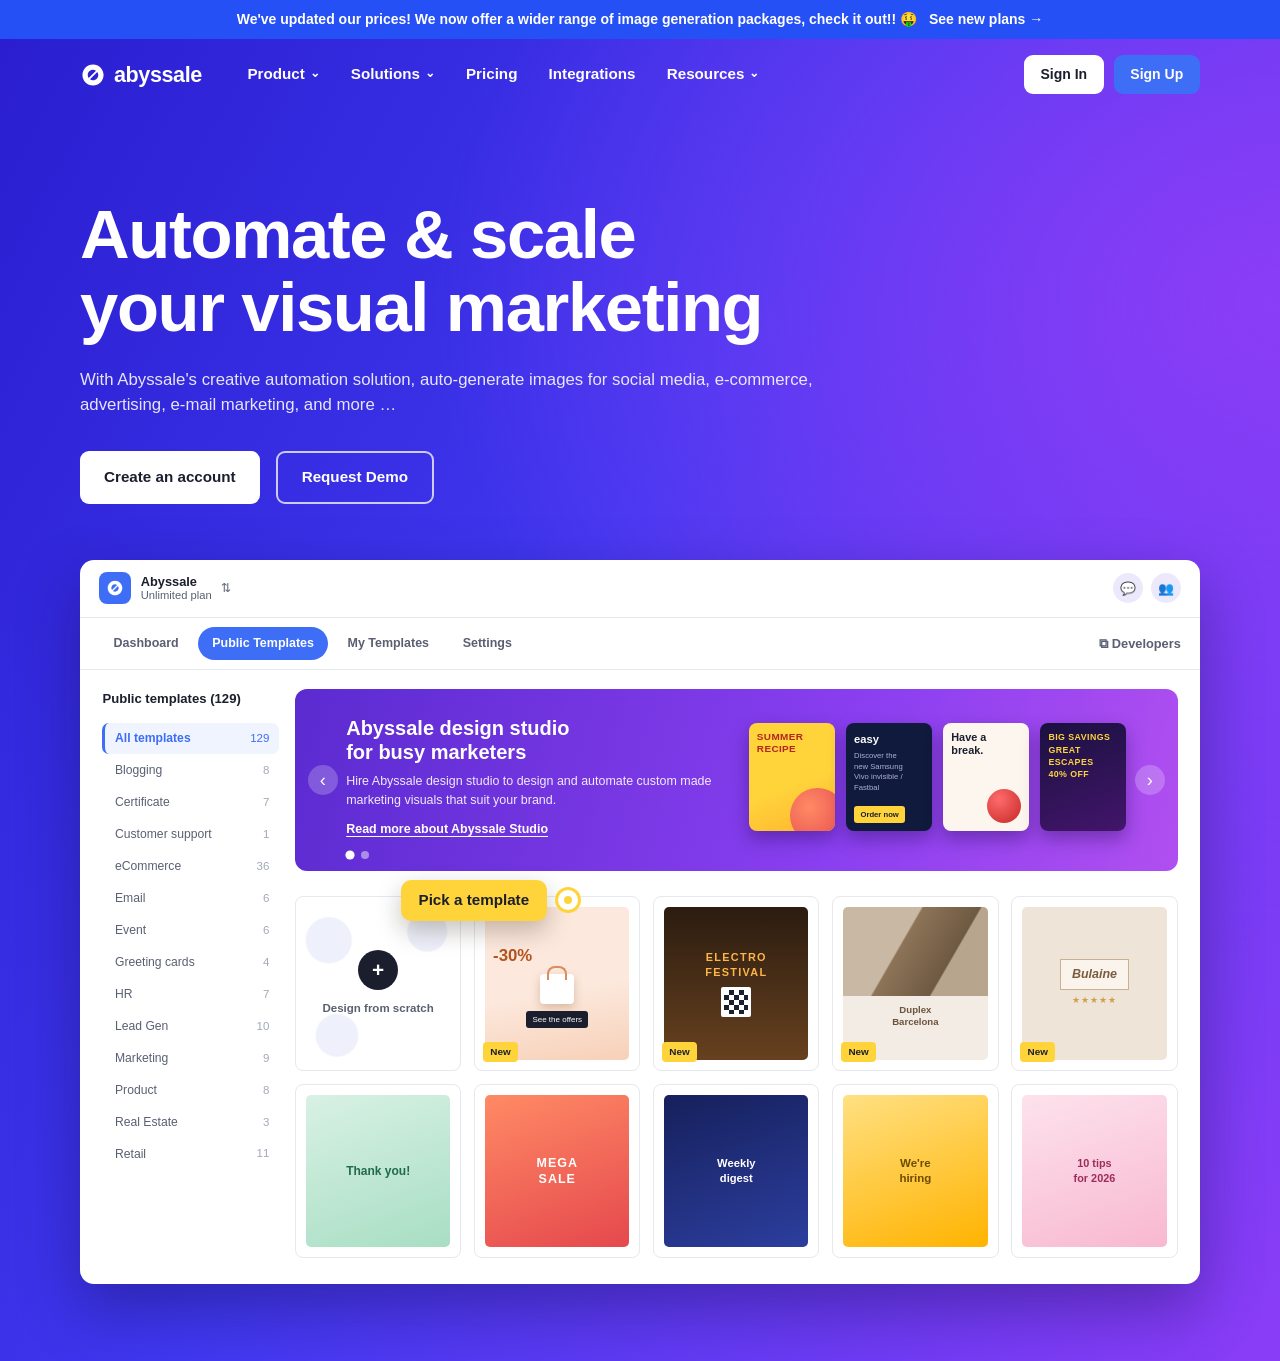
<file: case-studies/Tutos_Astuces_IA/demo-fable5-site/index.html>
<!DOCTYPE html>
<html lang="en">
<head>
<meta charset="UTF-8">
<meta name="viewport" content="width=device-width, initial-scale=1.0">
<title>Abyssale — Automate &amp; scale your visual marketing</title>
<meta name="description" content="Creative automation solution: auto-generate images for social media, e-commerce, advertising, e-mail marketing, and more.">
<link rel="stylesheet" href="styles.css">
</head>
<body>
<a class="skip-link" href="#main">Skip to content</a>

<!-- Announcement bar -->
<div class="announce" role="region" aria-label="Announcement">
  <p>We've updated our prices! We now offer a wider range of image generation packages, check it out!! <span aria-hidden="true">🤑</span>
    <a href="#pricing" class="announce-link">See new plans <span aria-hidden="true">→</span></a>
  </p>
</div>

<div class="gradient-wrap">

  <!-- Header / navigation -->
  <header class="site-header">
    <nav class="nav container" aria-label="Main navigation">
      <a href="#" class="logo" aria-label="Abyssale — home">
        <svg class="logo-mark" viewBox="0 0 32 32" aria-hidden="true" focusable="false">
          <path d="M16 3c7.2 0 13 5.8 13 13s-5.8 13-13 13S3 23.2 3 16 8.8 3 16 3zm0 6.5c-3.6 0-6.5 2.9-6.5 6.5 0 1.4.4 2.6 1.2 3.7l9-9A6.4 6.4 0 0 0 16 9.5zm5.3 2.8-9 9c1 .7 2.3 1.2 3.7 1.2 3.6 0 6.5-2.9 6.5-6.5 0-1.4-.4-2.6-1.2-3.7z" fill="currentColor"/>
        </svg>
        <span class="logo-text">abyssale</span>
      </a>

      <button class="hamburger" aria-expanded="false" aria-controls="nav-menu" aria-label="Open menu">
        <span class="hamburger-box" aria-hidden="true"><span class="hamburger-line"></span></span>
      </button>

      <div class="nav-menu" id="nav-menu">
        <ul class="nav-links">
          <li class="has-dropdown">
            <button class="nav-link" aria-expanded="false" aria-haspopup="true">Product <span class="chev" aria-hidden="true">⌄</span></button>
            <ul class="dropdown">
              <li><a href="#">Template editor</a></li>
              <li><a href="#">Image generation API</a></li>
              <li><a href="#">Bulk generation</a></li>
              <li><a href="#">Automation workflows</a></li>
            </ul>
          </li>
          <li class="has-dropdown">
            <button class="nav-link" aria-expanded="false" aria-haspopup="true">Solutions <span class="chev" aria-hidden="true">⌄</span></button>
            <ul class="dropdown">
              <li><a href="#">E-commerce</a></li>
              <li><a href="#">Social media</a></li>
              <li><a href="#">Advertising</a></li>
              <li><a href="#">E-mail marketing</a></li>
            </ul>
          </li>
          <li><a class="nav-link" href="#pricing">Pricing</a></li>
          <li><a class="nav-link" href="#integrations">Integrations</a></li>
          <li class="has-dropdown">
            <button class="nav-link" aria-expanded="false" aria-haspopup="true">Resources <span class="chev" aria-hidden="true">⌄</span></button>
            <ul class="dropdown">
              <li><a href="#">Blog</a></li>
              <li><a href="#">Help center</a></li>
              <li><a href="#">API documentation</a></li>
              <li><a href="#">Changelog</a></li>
            </ul>
          </li>
        </ul>
        <div class="nav-actions">
          <a href="#" class="btn btn-white btn-sm">Sign In</a>
          <button class="btn btn-blue btn-sm" data-open-modal>Sign Up</button>
        </div>
      </div>
    </nav>
  </header>

  <main id="main">
    <!-- Hero -->
    <section class="hero container" data-reveal>
      <h1 class="hero-title">Automate &amp; scale <br>your visual marketing</h1>
      <p class="hero-sub">With Abyssale's creative automation solution, auto-generate images for social&nbsp;media, e-commerce, advertising, e-mail marketing, and more&nbsp;…</p>
      <div class="hero-cta">
        <button class="btn btn-white" data-open-modal>Create an account</button>
        <button class="btn btn-outline" data-open-modal data-demo>Request Demo</button>
      </div>
    </section>

    <!-- App preview / dashboard mock -->
    <section class="app-preview container" data-reveal aria-label="Product preview: Abyssale dashboard">
      <div class="dash" role="img" aria-label="Screenshot of the Abyssale app: public templates gallery with category sidebar and design studio banner">
        <!-- Dash top bar -->
        <div class="dash-top">
          <div class="dash-brand">
            <span class="dash-brand-icon" aria-hidden="true">
              <svg viewBox="0 0 32 32" width="18" height="18"><path d="M16 3c7.2 0 13 5.8 13 13s-5.8 13-13 13S3 23.2 3 16 8.8 3 16 3zm0 6.5c-3.6 0-6.5 2.9-6.5 6.5 0 1.4.4 2.6 1.2 3.7l9-9A6.4 6.4 0 0 0 16 9.5zm5.3 2.8-9 9c1 .7 2.3 1.2 3.7 1.2 3.6 0 6.5-2.9 6.5-6.5 0-1.4-.4-2.6-1.2-3.7z" fill="#fff"/></svg>
            </span>
            <span class="dash-brand-text">Abyssale<small>Unlimited plan</small></span>
            <span class="dash-brand-caret" aria-hidden="true">⇅</span>
          </div>
          <div class="dash-top-icons" aria-hidden="true">
            <span class="dash-icon-btn">💬</span>
            <span class="dash-icon-btn">👥</span>
          </div>
        </div>

        <!-- Dash tabs -->
        <div class="dash-tabs">
          <div class="dash-tabs-left" role="tablist" aria-label="Dashboard sections">
            <button class="dash-tab" role="tab" aria-selected="false">Dashboard</button>
            <button class="dash-tab is-active" role="tab" aria-selected="true">Public Templates</button>
            <button class="dash-tab" role="tab" aria-selected="false">My Templates</button>
            <button class="dash-tab" role="tab" aria-selected="false">Settings</button>
          </div>
          <span class="dash-dev"><span aria-hidden="true">⧉</span> Developers</span>
        </div>

        <!-- Dash body -->
        <div class="dash-body">
          <!-- Sidebar -->
          <aside class="dash-side" aria-label="Template categories">
            <h2 class="dash-side-title">Public templates (<span id="cat-total">129</span>)</h2>
            <ul class="cat-list" id="cat-list">
              <li><button class="cat is-active" data-cat="all">All templates <span class="cat-n">129</span></button></li>
              <li><button class="cat" data-cat="blogging">Blogging <span class="cat-n">8</span></button></li>
              <li><button class="cat" data-cat="certificate">Certificate <span class="cat-n">7</span></button></li>
              <li><button class="cat" data-cat="support">Customer support <span class="cat-n">1</span></button></li>
              <li><button class="cat" data-cat="ecommerce">eCommerce <span class="cat-n">36</span></button></li>
              <li><button class="cat" data-cat="email">Email <span class="cat-n">6</span></button></li>
              <li><button class="cat" data-cat="event">Event <span class="cat-n">6</span></button></li>
              <li><button class="cat" data-cat="greeting">Greeting cards <span class="cat-n">4</span></button></li>
              <li><button class="cat" data-cat="hr">HR <span class="cat-n">7</span></button></li>
              <li><button class="cat" data-cat="leadgen">Lead Gen <span class="cat-n">10</span></button></li>
              <li><button class="cat" data-cat="marketing">Marketing <span class="cat-n">9</span></button></li>
              <li><button class="cat" data-cat="product">Product <span class="cat-n">8</span></button></li>
              <li><button class="cat" data-cat="realestate">Real Estate <span class="cat-n">3</span></button></li>
              <li><button class="cat" data-cat="retail">Retail <span class="cat-n">11</span></button></li>
            </ul>
          </aside>

          <!-- Main column -->
          <div class="dash-main">
            <!-- Studio banner / carousel -->
            <div class="studio" aria-roledescription="carousel" aria-label="Abyssale studio highlights">
              <button class="studio-arrow prev" aria-label="Previous slide">‹</button>
              <div class="studio-viewport">
                <div class="studio-slide is-active">
                  <div class="studio-copy">
                    <h3>Abyssale design studio<br>for busy marketers</h3>
                    <p>Hire Abyssale design studio to design and automate custom made marketing visuals that suit your brand.</p>
                    <a href="#" class="studio-link">Read more about Abyssale Studio</a>
                  </div>
                  <div class="studio-thumbs" aria-hidden="true">
                    <div class="mini mini-summer"><em>SUMMER<br>RECIPE</em><i class="mini-drink"></i></div>
                    <div class="mini mini-easy"><b>easy</b><span>Discover the<br>new Samsung<br>Vivo invisible /<br>Fastbal</span><i class="mini-cta">Order now</i></div>
                    <div class="mini mini-break"><b>Have a<br>break.</b><i class="mini-apple"></i></div>
                    <div class="mini mini-savings"><b>BIG SAVINGS<br>GREAT ESCAPES<br>40% OFF</b></div>
                  </div>
                </div>
                <div class="studio-slide">
                  <div class="studio-copy">
                    <h3>Generate 1000s of visuals<br>from a single template</h3>
                    <p>Connect your data and let Abyssale produce every banner size, language and variant automatically.</p>
                    <a href="#" class="studio-link">Discover bulk generation</a>
                  </div>
                  <div class="studio-thumbs" aria-hidden="true">
                    <div class="mini mini-easy"><b>sale</b><span>Up to 50% off<br>this weekend<br>only — shop<br>the drop</span><i class="mini-cta">Shop now</i></div>
                    <div class="mini mini-summer"><em>FRESH<br>JUICE</em><i class="mini-drink"></i></div>
                    <div class="mini mini-savings"><b>NEW ARRIVALS<br>SPRING EDIT<br>-30%</b></div>
                    <div class="mini mini-break"><b>Take a<br>look.</b><i class="mini-apple"></i></div>
                  </div>
                </div>
              </div>
              <button class="studio-arrow next" aria-label="Next slide">›</button>
              <div class="studio-dots" role="tablist" aria-label="Slides">
                <button class="dot is-active" role="tab" aria-selected="true" aria-label="Slide 1"></button>
                <button class="dot" role="tab" aria-selected="false" aria-label="Slide 2"></button>
              </div>
            </div>

            <!-- Template grid -->
            <div class="grid-wrap">
              <div class="callout" aria-hidden="true">
                <span class="callout-pill">Pick a template</span>
                <span class="callout-ring"><span></span></span>
              </div>
              <div class="tpl-grid" id="tpl-grid">
                <button class="tpl tpl-scratch" data-cat="all" aria-label="Design from scratch">
                  <span class="scratch-plus" aria-hidden="true">+</span>
                  <span class="scratch-label">Design from scratch</span>
                </button>
                <button class="tpl" data-cat="ecommerce" aria-label="Template: sale promotion, -30% offer">
                  <span class="tpl-art art-sale" aria-hidden="true"><b>-30%</b><i class="art-bag"></i><em>See the offers</em></span>
                  <span class="badge">New</span>
                </button>
                <button class="tpl" data-cat="event" aria-label="Template: Electro Festival poster with QR code">
                  <span class="tpl-art art-electro" aria-hidden="true"><b>ELECTRO<br>FESTIVAL</b><i class="art-qr"></i></span>
                  <span class="badge">New</span>
                </button>
                <button class="tpl" data-cat="realestate" aria-label="Template: interior design showcase">
                  <span class="tpl-art art-interior" aria-hidden="true"><span class="art-photo"></span><b>Duplex<br>Barcelona</b></span>
                  <span class="badge">New</span>
                </button>
                <button class="tpl" data-cat="marketing" aria-label="Template: Bulaine elegant product card">
                  <span class="tpl-art art-bulaine" aria-hidden="true"><b>Bulaine</b><i>★★★★★</i></span>
                  <span class="badge">New</span>
                </button>
                <button class="tpl" data-cat="greeting" aria-label="Template: mint greeting card">
                  <span class="tpl-art art-mint" aria-hidden="true"><b>Thank you!</b></span>
                </button>
                <button class="tpl" data-cat="retail" aria-label="Template: coral retail banner">
                  <span class="tpl-art art-coral" aria-hidden="true"><b>MEGA<br>SALE</b></span>
                </button>
                <button class="tpl" data-cat="email" aria-label="Template: newsletter header">
                  <span class="tpl-art art-navy" aria-hidden="true"><b>Weekly<br>digest</b></span>
                </button>
                <button class="tpl" data-cat="hr" aria-label="Template: we are hiring announcement">
                  <span class="tpl-art art-sun" aria-hidden="true"><b>We're<br>hiring</b></span>
                </button>
                <button class="tpl" data-cat="blogging" aria-label="Template: blog cover">
                  <span class="tpl-art art-blush" aria-hidden="true"><b>10 tips<br>for 2026</b></span>
                </button>
              </div>
              <p class="grid-empty" id="grid-empty" hidden>No templates in this category yet — try another one.</p>
            </div>
          </div>
        </div>
      </div>
    </section>
  </main>
</div>

<!-- Sign up / demo modal -->
<dialog class="modal" id="modal">
  <form class="modal-form" id="modal-form" novalidate>
    <button type="button" class="modal-close" aria-label="Close dialog">✕</button>
    <h2 class="modal-title" id="modal-title">Create your account</h2>
    <p class="modal-sub">Start automating your visual marketing in minutes.</p>

    <div class="field">
      <label for="f-name">Full name</label>
      <input id="f-name" name="name" type="text" autocomplete="name" placeholder="Jane Doe" required>
      <p class="field-error" aria-live="polite"></p>
    </div>
    <div class="field">
      <label for="f-email">Work e-mail</label>
      <input id="f-email" name="email" type="email" autocomplete="email" placeholder="jane@company.com" required>
      <p class="field-error" aria-live="polite"></p>
    </div>
    <div class="field">
      <label for="f-company">Company <span class="opt">(optional)</span></label>
      <input id="f-company" name="company" type="text" autocomplete="organization" placeholder="Acme Inc.">
      <p class="field-error" aria-live="polite"></p>
    </div>

    <button type="submit" class="btn btn-blue btn-full">Get started</button>
    <p class="modal-success" hidden>✅ Thanks! Check your inbox to confirm your address.</p>
  </form>
</dialog>

<script src="script.js"></script>
</body>
</html>
</file>
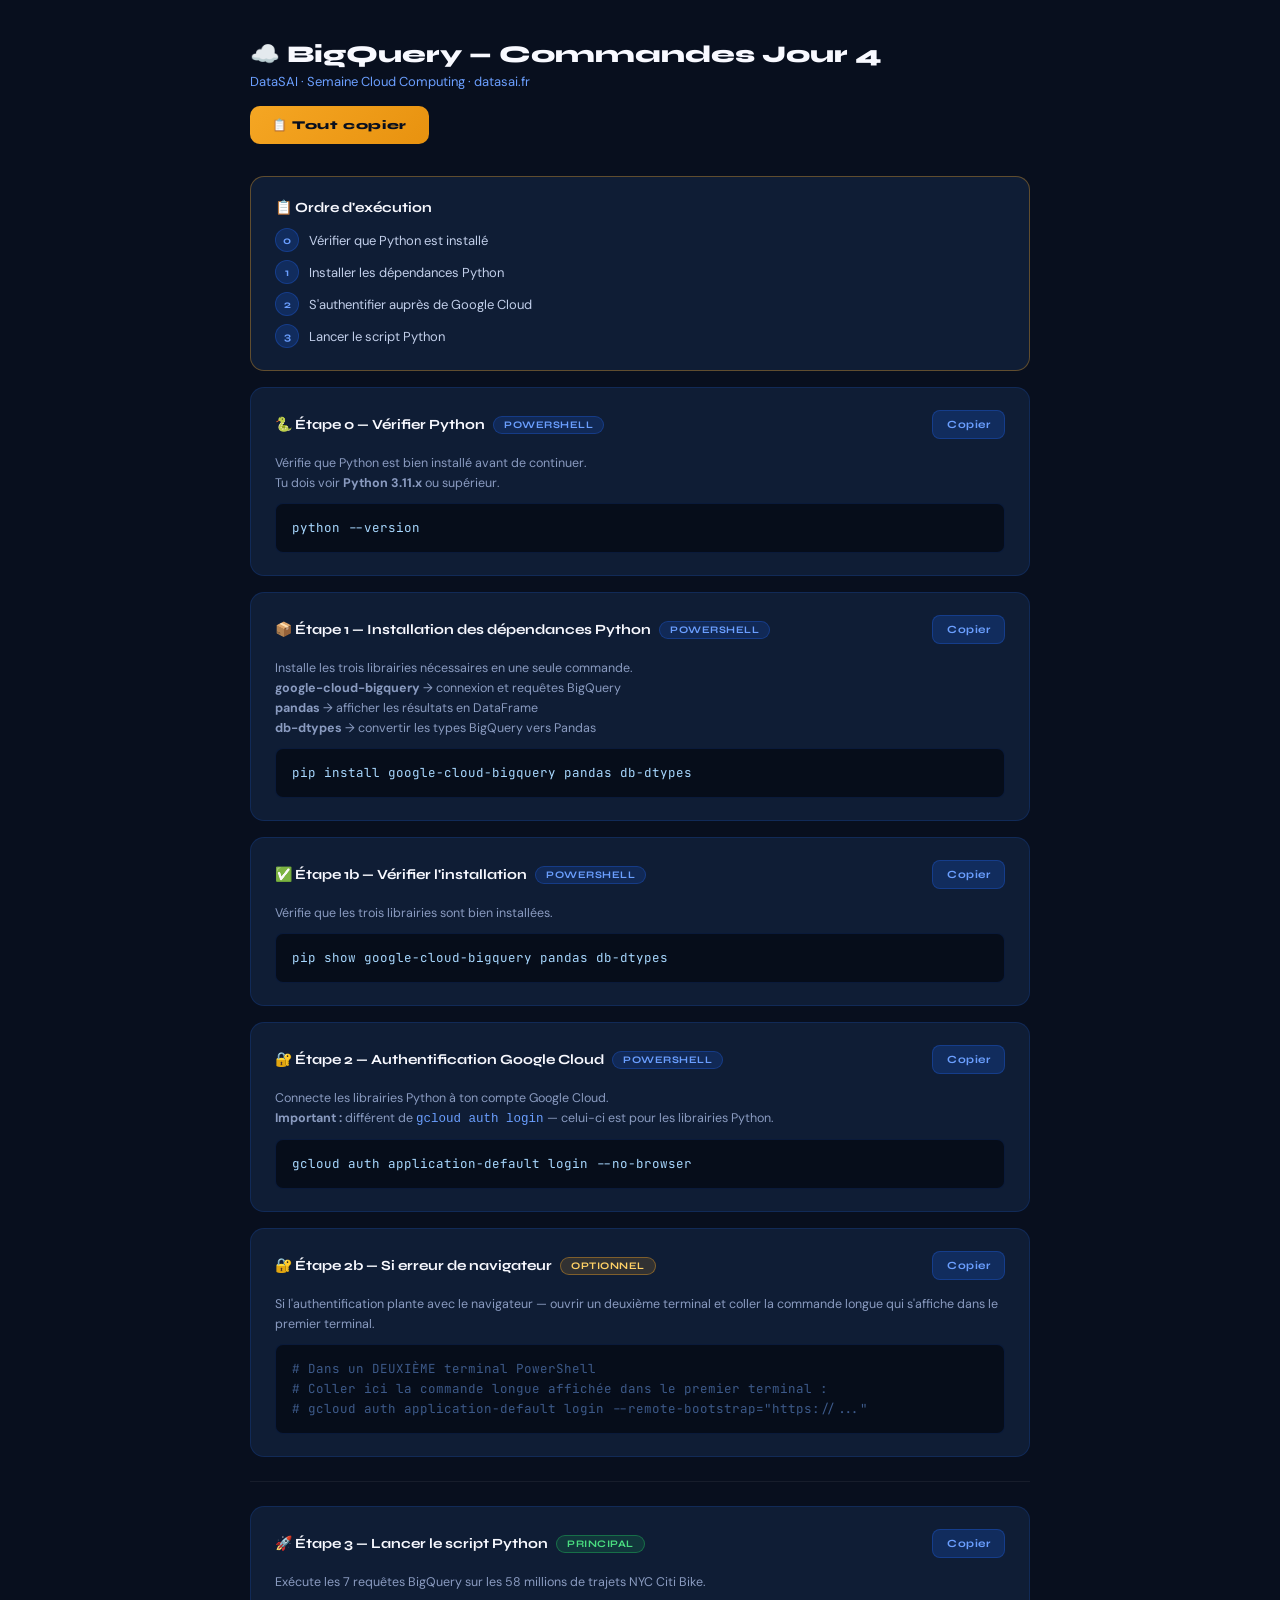
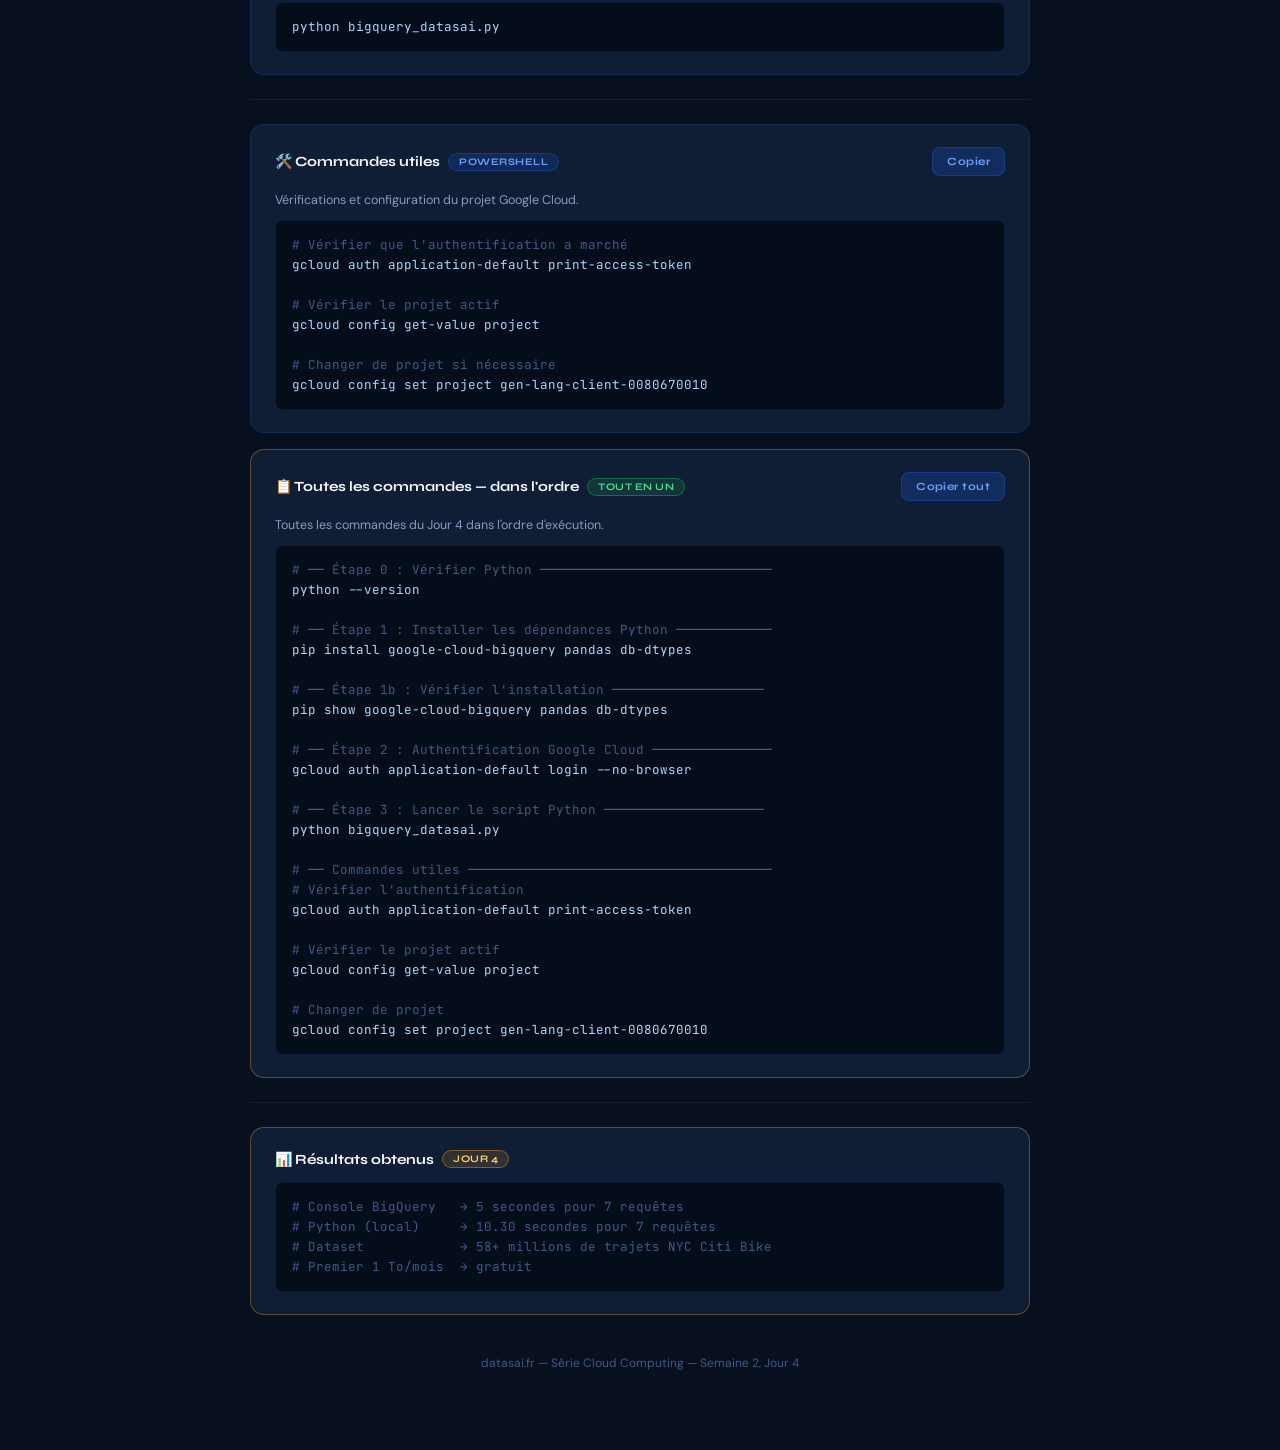
<file: case-studies/Cloud_computing/BigQuery_Datasai/Lignes_Commandes_VsCode.html>
<!DOCTYPE html>
<html lang="fr">
<head>
<meta charset="UTF-8"/>
<meta name="viewport" content="width=device-width, initial-scale=1.0"/>
<title>DataSAI — Commandes BigQuery Jour 4</title>
<link href="https://fonts.googleapis.com/css2?family=Syne:wght@400;600;700;800&family=DM+Sans:wght@300;400;500&family=JetBrains+Mono:wght@400;500&display=swap" rel="stylesheet"/>
<style>
*,*::before,*::after{box-sizing:border-box;margin:0;padding:0}

body{
  background:#080F1E;
  color:#F0F4FF;
  font-family:'DM Sans',sans-serif;
  min-height:100vh;
  padding:40px 20px 80px;
}
.wrap{max-width:780px;margin:0 auto}

.page-header{
  display:flex;
  align-items:flex-start;
  justify-content:space-between;
  margin-bottom:32px;
  flex-wrap:wrap;
  gap:16px;
}
.page-title h1{
  font-family:'Syne',sans-serif;
  font-weight:800;
  font-size:24px;
  color:#F8F9FF;
  margin-bottom:4px;
}
.page-title p{
  color:#6B9FFF;
  font-size:13px;
}

.copy-all-btn{
  background:linear-gradient(135deg,#F5A623,#E8920F);
  color:#080F1E;
  border:none;
  border-radius:10px;
  padding:12px 22px;
  font-family:'Syne',sans-serif;
  font-weight:800;
  font-size:12px;
  letter-spacing:0.05em;
  cursor:pointer;
  transition:opacity .2s, transform .15s;
  white-space:nowrap;
}
.copy-all-btn:hover{opacity:.85;transform:translateY(-1px)}
.copy-all-btn.copied{background:linear-gradient(135deg,#22C55E,#16A34A);color:#fff}

.section{
  background:#0F1D35;
  border:1px solid rgba(26,79,186,0.25);
  border-radius:14px;
  padding:22px 24px;
  margin-bottom:16px;
}
.section.highlight{
  border-color:rgba(245,166,35,0.35);
}

.section-header{
  display:flex;
  align-items:center;
  justify-content:space-between;
  margin-bottom:14px;
  gap:12px;
}
.section-label{
  font-family:'Syne',sans-serif;
  font-weight:700;
  font-size:14px;
  color:#F8F9FF;
  display:flex;
  align-items:center;
  gap:8px;
}
.badge{
  background:rgba(26,79,186,0.25);
  border:1px solid rgba(26,79,186,0.5);
  border-radius:20px;
  padding:2px 10px;
  font-size:10px;
  font-weight:700;
  color:#6B9FFF;
  letter-spacing:0.05em;
  text-transform:uppercase;
}
.badge.green{
  background:rgba(34,197,94,0.15);
  border-color:rgba(34,197,94,0.4);
  color:#4ADE80;
}
.badge.gold{
  background:rgba(245,166,35,0.15);
  border-color:rgba(245,166,35,0.4);
  color:#FFD166;
}

.copy-btn{
  background:rgba(26,79,186,0.3);
  border:1px solid rgba(26,79,186,0.5);
  color:#6B9FFF;
  border-radius:8px;
  padding:7px 14px;
  font-family:'Syne',sans-serif;
  font-weight:700;
  font-size:11px;
  letter-spacing:0.04em;
  cursor:pointer;
  transition:all .2s;
  white-space:nowrap;
}
.copy-btn:hover{background:rgba(26,79,186,0.5);color:#fff}
.copy-btn.copied{
  background:rgba(34,197,94,0.2);
  border-color:rgba(34,197,94,0.5);
  color:#4ADE80;
}

.desc{
  color:#8A9BC0;
  font-size:12.5px;
  margin-bottom:10px;
  line-height:1.6;
}

.code{
  background:#060D1A;
  border:1px solid rgba(26,79,186,0.2);
  border-radius:8px;
  padding:14px 16px;
  font-family:'JetBrains Mono',monospace;
  font-size:12.5px;
  color:#A8D8FF;
  white-space:pre-wrap;
  line-height:1.6;
}
.code .comment{color:#3D5A8A}

.divider{
  height:1px;
  background:rgba(255,255,255,0.06);
  margin:24px 0;
}

.order-list{
  display:flex;
  flex-direction:column;
  gap:8px;
  margin-top:6px;
}
.order-item{
  display:flex;
  align-items:center;
  gap:10px;
  font-size:13px;
  color:#C2CFEA;
}
.order-num{
  background:rgba(26,79,186,0.3);
  border:1px solid rgba(26,79,186,0.5);
  border-radius:50%;
  width:24px;
  height:24px;
  display:flex;
  align-items:center;
  justify-content:center;
  font-family:'Syne',sans-serif;
  font-weight:700;
  font-size:11px;
  color:#6B9FFF;
  flex-shrink:0;
}

footer{
  text-align:center;
  margin-top:40px;
  font-size:12px;
  color:#3D5A8A;
}
</style>
</head>
<body>
<div class="wrap">

  <div class="page-header">
    <div class="page-title">
      <h1>☁️ BigQuery — Commandes Jour 4</h1>
      <p>DataSAI · Semaine Cloud Computing · datasai.fr</p>
    </div>
    <button class="copy-all-btn" onclick="copyAll()">📋 Tout copier</button>
  </div>

  <div id="all-content">

  <!-- ORDRE D'EXÉCUTION -->
  <div class="section highlight">
    <div class="section-label">📋 Ordre d'exécution</div>
    <div class="order-list" style="margin-top:12px">
      <div class="order-item"><div class="order-num">0</div>Vérifier que Python est installé</div>
      <div class="order-item"><div class="order-num">1</div>Installer les dépendances Python</div>
      <div class="order-item"><div class="order-num">2</div>S'authentifier auprès de Google Cloud</div>
      <div class="order-item"><div class="order-num">3</div>Lancer le script Python</div>
    </div>
  </div>

  <!-- ÉTAPE 0 — Python -->
  <div class="section">
    <div class="section-header">
      <div class="section-label">
        <span>🐍 Étape 0 — Vérifier Python</span>
        <span class="badge">PowerShell</span>
      </div>
      <button class="copy-btn" onclick="copyBlock(this,'cmd-0')">Copier</button>
    </div>
    <div class="desc">
      Vérifie que Python est bien installé avant de continuer.<br>
      Tu dois voir <strong>Python 3.11.x</strong> ou supérieur.
    </div>
    <div class="code" id="cmd-0">python --version</div>
  </div>

  <!-- ÉTAPE 1 -->
  <div class="section">
    <div class="section-header">
      <div class="section-label">
        <span>📦 Étape 1 — Installation des dépendances Python</span>
        <span class="badge">PowerShell</span>
      </div>
      <button class="copy-btn" onclick="copyBlock(this,'cmd-1')">Copier</button>
    </div>
    <div class="desc">
      Installe les trois librairies nécessaires en une seule commande.<br>
      <strong>google-cloud-bigquery</strong> → connexion et requêtes BigQuery<br>
      <strong>pandas</strong> → afficher les résultats en DataFrame<br>
      <strong>db-dtypes</strong> → convertir les types BigQuery vers Pandas
    </div>
    <div class="code" id="cmd-1">pip install google-cloud-bigquery pandas db-dtypes</div>
  </div>

  <!-- ÉTAPE 1b — Vérification installation -->
  <div class="section">
    <div class="section-header">
      <div class="section-label">
        <span>✅ Étape 1b — Vérifier l'installation</span>
        <span class="badge">PowerShell</span>
      </div>
      <button class="copy-btn" onclick="copyBlock(this,'cmd-1b')">Copier</button>
    </div>
    <div class="desc">
      Vérifie que les trois librairies sont bien installées.
    </div>
    <div class="code" id="cmd-1b">pip show google-cloud-bigquery pandas db-dtypes</div>
  </div>

  <!-- ÉTAPE 2 -->
  <div class="section">
    <div class="section-header">
      <div class="section-label">
        <span>🔐 Étape 2 — Authentification Google Cloud</span>
        <span class="badge">PowerShell</span>
      </div>
      <button class="copy-btn" onclick="copyBlock(this,'cmd-2')">Copier</button>
    </div>
    <div class="desc">
      Connecte les librairies Python à ton compte Google Cloud.<br>
      <strong>Important :</strong> différent de <code style="color:#6B9FFF">gcloud auth login</code> — celui-ci est pour les librairies Python.
    </div>
    <div class="code" id="cmd-2">gcloud auth application-default login --no-browser</div>
  </div>

  <!-- ÉTAPE 2b -->
  <div class="section">
    <div class="section-header">
      <div class="section-label">
        <span>🔐 Étape 2b — Si erreur de navigateur</span>
        <span class="badge gold">Optionnel</span>
      </div>
      <button class="copy-btn" onclick="copyBlock(this,'cmd-2b')">Copier</button>
    </div>
    <div class="desc">
      Si l'authentification plante avec le navigateur — ouvrir un deuxième terminal
      et coller la commande longue qui s'affiche dans le premier terminal.
    </div>
    <div class="code" id="cmd-2b"><span class="comment"># Dans un DEUXIÈME terminal PowerShell</span>
<span class="comment"># Coller ici la commande longue affichée dans le premier terminal :</span>
<span class="comment"># gcloud auth application-default login --remote-bootstrap="https://..."</span></div>
  </div>

  <div class="divider"></div>

  <!-- ÉTAPE 3 -->
  <div class="section">
    <div class="section-header">
      <div class="section-label">
        <span>🚀 Étape 3 — Lancer le script Python</span>
        <span class="badge green">Principal</span>
      </div>
      <button class="copy-btn" onclick="copyBlock(this,'cmd-3')">Copier</button>
    </div>
    <div class="desc">
      Exécute les 7 requêtes BigQuery sur les 58 millions de trajets NYC Citi Bike.
    </div>
    <div class="code" id="cmd-3">python bigquery_datasai.py</div>
  </div>

  <div class="divider"></div>

  <!-- COMMANDES UTILES -->
  <div class="section">
    <div class="section-header">
      <div class="section-label">
        <span>🛠️ Commandes utiles</span>
        <span class="badge">PowerShell</span>
      </div>
      <button class="copy-btn" onclick="copyBlock(this,'cmd-4')">Copier</button>
    </div>
    <div class="desc">Vérifications et configuration du projet Google Cloud.</div>
    <div class="code" id="cmd-4"><span class="comment"># Vérifier que l'authentification a marché</span>
gcloud auth application-default print-access-token

<span class="comment"># Vérifier le projet actif</span>
gcloud config get-value project

<span class="comment"># Changer de projet si nécessaire</span>
gcloud config set project gen-lang-client-0080670010</div>
  </div>

  <!-- TOUTES LES COMMANDES EN UNE BOÎTE -->
  <div class="section highlight">
    <div class="section-header">
      <div class="section-label">
        <span>📋 Toutes les commandes — dans l'ordre</span>
        <span class="badge green">Tout en un</span>
      </div>
      <button class="copy-btn" onclick="copyBlock(this,'cmd-all')">Copier tout</button>
    </div>
    <div class="desc">Toutes les commandes du Jour 4 dans l'ordre d'exécution.</div>
    <div class="code" id="cmd-all"><span class="comment"># ── Étape 0 : Vérifier Python ─────────────────────────────</span>
python --version

<span class="comment"># ── Étape 1 : Installer les dépendances Python ────────────</span>
pip install google-cloud-bigquery pandas db-dtypes

<span class="comment"># ── Étape 1b : Vérifier l'installation ───────────────────</span>
pip show google-cloud-bigquery pandas db-dtypes

<span class="comment"># ── Étape 2 : Authentification Google Cloud ───────────────</span>
gcloud auth application-default login --no-browser

<span class="comment"># ── Étape 3 : Lancer le script Python ────────────────────</span>
python bigquery_datasai.py

<span class="comment"># ── Commandes utiles ──────────────────────────────────────</span>
<span class="comment"># Vérifier l'authentification</span>
gcloud auth application-default print-access-token

<span class="comment"># Vérifier le projet actif</span>
gcloud config get-value project

<span class="comment"># Changer de projet</span>
gcloud config set project gen-lang-client-0080670010</div>
  </div>

  <div class="divider"></div>

  <!-- RÉSULTATS -->
  <div class="section highlight">
    <div class="section-header">
      <div class="section-label">
        <span>📊 Résultats obtenus</span>
        <span class="badge gold">Jour 4</span>
      </div>
    </div>
    <div class="code"><span class="comment"># Console BigQuery   → 5 secondes pour 7 requêtes</span>
<span class="comment"># Python (local)     → 10.30 secondes pour 7 requêtes</span>
<span class="comment"># Dataset            → 58+ millions de trajets NYC Citi Bike</span>
<span class="comment"># Premier 1 To/mois  → gratuit</span></div>
  </div>

  </div><!-- end all-content -->

  <footer>datasai.fr — Série Cloud Computing — Semaine 2, Jour 4</footer>

</div>

<script>
function copyBlock(btn, id) {
  const text = document.getElementById(id).innerText;
  navigator.clipboard.writeText(text).then(() => {
    const orig = btn.textContent;
    btn.textContent = '✅ Copié';
    btn.classList.add('copied');
    setTimeout(() => {
      btn.textContent = orig;
      btn.classList.remove('copied');
    }, 2000);
  });
}

function copyAll() {
  const text = document.getElementById('all-content').innerText;
  navigator.clipboard.writeText(text).then(() => {
    const btn = document.querySelector('.copy-all-btn');
    btn.textContent = '✅ Tout copié !';
    btn.classList.add('copied');
    setTimeout(() => {
      btn.textContent = '📋 Tout copier';
      btn.classList.remove('copied');
    }, 2500);
  });
}
</script>
</body>
</html>
</file>
<file: case-studies/Tutos_Astuces_IA/demo-fable5-site/styles.css>
/* ============================================================
   Abyssale landing — reconstruction (no external dependencies)
   ============================================================ */

:root {
  /* Palette extracted from the reference screenshot */
  --announce-blue: #2450f5;
  --grad-1: #2a1ed0;        /* deep royal blue (top-left) */
  --grad-2: #4038f0;        /* mid blue */
  --grad-3: #8b3df6;        /* violet (right / bottom) */
  --btn-blue: #3e6df6;      /* Sign Up pill */
  --accent-yellow: #ffd43b; /* badges + callout */
  --ink: #1b1f2d;           /* near-black text on white */
  --ink-soft: #5a6072;
  --line: #e6e8f0;
  --panel: #ffffff;
  --panel-soft: #f6f7fb;
  --studio-1: #5b2bd0;
  --studio-2: #8a3ff0;
  --radius: 12px;
  --shadow-lg: 0 24px 60px rgba(15, 10, 60, .35);
  --font: -apple-system, BlinkMacSystemFont, "Segoe UI", Roboto, "Helvetica Neue", Arial, sans-serif;
}

* { margin: 0; padding: 0; box-sizing: border-box; }

html { scroll-behavior: smooth; }

body {
  font-family: var(--font);
  color: var(--ink);
  background: var(--grad-1);
  -webkit-font-smoothing: antialiased;
  line-height: 1.5;
}

img, svg { display: block; max-width: 100%; }
button { font: inherit; color: inherit; background: none; border: 0; cursor: pointer; }
a { color: inherit; }
ul { list-style: none; }

.container { width: min(1120px, 100% - 2.5rem); margin-inline: auto; }

/* Accessible skip link */
.skip-link {
  position: absolute; left: -999px; top: 0; z-index: 100;
  background: #fff; color: var(--ink); padding: .6rem 1rem; border-radius: 0 0 8px 0;
  font-weight: 600; text-decoration: none;
}
.skip-link:focus { left: 0; }

:focus-visible { outline: 3px solid var(--accent-yellow); outline-offset: 2px; }

/* ============ Announcement bar ============ */
.announce {
  background: var(--announce-blue);
  color: #fff;
  text-align: center;
  padding: .55rem 1rem;
  font-size: .875rem;
  font-weight: 600;
}
.announce-link {
  margin-left: .5rem;
  font-weight: 700;
  text-decoration: none;
  white-space: nowrap;
  border-bottom: 1px solid transparent;
  transition: border-color .2s ease;
}
.announce-link:hover, .announce-link:focus-visible { border-bottom-color: #fff; }

/* ============ Gradient background ============ */
.gradient-wrap {
  background:
    radial-gradient(120% 90% at 100% 20%, var(--grad-3) 0%, transparent 55%),
    linear-gradient(118deg, var(--grad-1) 0%, var(--grad-2) 45%, var(--grad-3) 100%);
  padding-bottom: clamp(2rem, 6vw, 5rem);
  overflow: hidden;
}

/* ============ Header / nav ============ */
.site-header { position: relative; z-index: 20; padding: 1rem 0; }

.nav { display: flex; align-items: center; gap: 2rem; }

.logo {
  display: inline-flex; align-items: center; gap: .5rem;
  color: #fff; text-decoration: none;
}
.logo-mark { width: 26px; height: 26px; }
.logo-text { font-size: 1.35rem; font-weight: 800; letter-spacing: -.02em; }

.nav-menu { display: flex; align-items: center; flex: 1; gap: 2rem; }

.nav-links { display: flex; align-items: center; gap: .25rem; }

.nav-link {
  display: inline-flex; align-items: center; gap: .3rem;
  color: #fff; text-decoration: none;
  font-size: .95rem; font-weight: 600;
  padding: .55rem .85rem; border-radius: 8px;
  transition: background-color .2s ease;
}
.nav-link:hover { background: rgba(255, 255, 255, .14); }
.chev { font-size: .8em; transform: translateY(-2px); transition: transform .2s ease; }

.has-dropdown { position: relative; }
.has-dropdown.open > .nav-link .chev { transform: translateY(-2px) rotate(180deg); }

.dropdown {
  position: absolute; top: calc(100% + .4rem); left: 0; min-width: 220px;
  background: #fff; color: var(--ink);
  border-radius: 10px; padding: .5rem;
  box-shadow: 0 18px 40px rgba(10, 8, 50, .25);
  opacity: 0; visibility: hidden; transform: translateY(6px);
  transition: opacity .2s ease, transform .2s ease, visibility .2s;
}
.has-dropdown:hover > .dropdown,
.has-dropdown:focus-within > .dropdown,
.has-dropdown.open > .dropdown { opacity: 1; visibility: visible; transform: translateY(0); }
.dropdown a {
  display: block; padding: .55rem .75rem; border-radius: 7px;
  font-size: .9rem; font-weight: 500; text-decoration: none;
  transition: background-color .15s ease;
}
.dropdown a:hover { background: var(--panel-soft); }

.nav-actions { display: flex; align-items: center; gap: .6rem; margin-left: auto; }

/* Buttons */
.btn {
  display: inline-flex; align-items: center; justify-content: center;
  font-weight: 700; font-size: .95rem;
  border-radius: 9px; padding: .8rem 1.5rem;
  text-decoration: none;
  transition: transform .15s ease, box-shadow .2s ease, background-color .2s ease, color .2s ease;
}
.btn:hover { transform: translateY(-2px); box-shadow: 0 10px 22px rgba(6, 4, 40, .28); }
.btn:active { transform: translateY(0); }
.btn-sm { padding: .55rem 1.05rem; font-size: .875rem; }
.btn-white { background: #fff; color: var(--ink); }
.btn-blue { background: var(--btn-blue); color: #fff; }
.btn-blue:hover { background: #2f5ceb; }
.btn-outline { background: transparent; color: #fff; border: 2px solid rgba(255, 255, 255, .75); }
.btn-outline:hover { border-color: #fff; background: rgba(255, 255, 255, .1); }
.btn-full { width: 100%; }

/* Hamburger (hidden on desktop) */
.hamburger { display: none; margin-left: auto; padding: .5rem; border-radius: 8px; }
.hamburger-box { display: block; width: 24px; height: 18px; position: relative; }
.hamburger-line,
.hamburger-line::before,
.hamburger-line::after {
  content: ""; position: absolute; left: 0; width: 100%; height: 2.5px;
  background: #fff; border-radius: 2px; transition: transform .25s ease, opacity .2s ease, top .25s ease;
}
.hamburger-line { top: 8px; }
.hamburger-line::before { top: -8px; }
.hamburger-line::after { top: 8px; }
.hamburger[aria-expanded="true"] .hamburger-line { background: transparent; }
.hamburger[aria-expanded="true"] .hamburger-line::before { top: 0; transform: rotate(45deg); }
.hamburger[aria-expanded="true"] .hamburger-line::after { top: 0; transform: rotate(-45deg); }

/* ============ Hero ============ */
.hero { padding: clamp(2.5rem, 7vw, 5.5rem) 0 clamp(2rem, 5vw, 3.5rem); color: #fff; }

.hero-title {
  font-size: clamp(2.3rem, 6.2vw, 4.3rem);
  font-weight: 800;
  line-height: 1.06;
  letter-spacing: -.02em;
  margin-bottom: 1.4rem;
}

.hero-sub {
  max-width: 46rem;
  font-size: clamp(.95rem, 1.4vw, 1.05rem);
  color: rgba(255, 255, 255, .88);
  margin-bottom: 2.1rem;
}

.hero-cta { display: flex; flex-wrap: wrap; gap: 1rem; }

/* ============ Dashboard mock ============ */
.app-preview { position: relative; z-index: 5; }

.dash {
  background: var(--panel);
  border-radius: 14px;
  box-shadow: var(--shadow-lg);
  overflow: hidden;
  font-size: .8rem;
}

/* top bar */
.dash-top {
  display: flex; align-items: center; justify-content: space-between;
  padding: .8rem 1.2rem; border-bottom: 1px solid var(--line);
}
.dash-brand { display: flex; align-items: center; gap: .6rem; }
.dash-brand-icon {
  width: 32px; height: 32px; border-radius: 8px;
  background: var(--btn-blue);
  display: grid; place-items: center;
}
.dash-brand-text { font-weight: 700; line-height: 1.2; display: flex; flex-direction: column; }
.dash-brand-text small { font-weight: 500; color: var(--ink-soft); font-size: .7rem; }
.dash-brand-caret { color: var(--ink-soft); font-size: .75rem; }
.dash-top-icons { display: flex; gap: .5rem; }
.dash-icon-btn {
  width: 30px; height: 30px; border-radius: 50%;
  background: #ece9fd; display: grid; place-items: center; font-size: .8rem;
}

/* tabs */
.dash-tabs {
  display: flex; align-items: center; justify-content: space-between;
  padding: .55rem 1.2rem; border-bottom: 1px solid var(--line);
  gap: 1rem;
}
.dash-tabs-left { display: flex; gap: .3rem; overflow-x: auto; }
.dash-tab {
  padding: .45rem .9rem; border-radius: 999px;
  font-size: .78rem; font-weight: 600; color: var(--ink-soft);
  white-space: nowrap;
  transition: background-color .2s ease, color .2s ease;
}
.dash-tab:hover { background: var(--panel-soft); color: var(--ink); }
.dash-tab.is-active { background: var(--btn-blue); color: #fff; }
.dash-dev { color: var(--ink-soft); font-weight: 600; white-space: nowrap; }

/* body layout */
.dash-body { display: flex; }

.dash-side { width: 215px; flex-shrink: 0; padding: 1.2rem 1rem 1.2rem 1.4rem; }
.dash-side-title { font-size: .82rem; font-weight: 700; margin-bottom: .9rem; }

.cat-list { display: flex; flex-direction: column; gap: .1rem; }
.cat {
  display: flex; justify-content: space-between; align-items: center; width: 100%;
  padding: .38rem .6rem; border-radius: 7px; border-left: 3px solid transparent;
  font-size: .76rem; color: var(--ink-soft); text-align: left;
  transition: background-color .15s ease, color .15s ease;
}
.cat:hover { background: var(--panel-soft); color: var(--ink); }
.cat.is-active { color: var(--btn-blue); font-weight: 700; border-left-color: var(--btn-blue); background: #f0f4ff; }
.cat-n { color: #a2a8ba; font-weight: 500; font-size: .72rem; }
.cat.is-active .cat-n { color: var(--btn-blue); }

.dash-main { flex: 1; min-width: 0; padding: 1.2rem 1.4rem 1.6rem 0; }

/* ============ Studio banner / carousel ============ */
.studio {
  position: relative;
  background: linear-gradient(105deg, var(--studio-1) 0%, var(--studio-2) 62%, #b04ff0 100%);
  border-radius: 12px;
  color: #fff;
  padding: 1.4rem 3.2rem 1.7rem;
  overflow: hidden;
}
.studio-viewport { position: relative; min-height: 132px; }
.studio-slide {
  position: absolute; inset: 0;
  display: flex; align-items: center; justify-content: space-between; gap: 1.5rem;
  opacity: 0; transform: translateX(24px); pointer-events: none;
  transition: opacity .4s ease, transform .4s ease;
}
.studio-slide.is-active { opacity: 1; transform: translateX(0); pointer-events: auto; }

.studio-copy h3 { font-size: 1.25rem; font-weight: 800; line-height: 1.2; margin-bottom: .5rem; }
.studio-copy p { font-size: .78rem; max-width: 30rem; color: rgba(255,255,255,.9); margin-bottom: .6rem; }
.studio-link {
  font-size: .78rem; font-weight: 700; color: #fff;
  text-underline-offset: 3px;
  transition: opacity .2s ease;
}
.studio-link:hover { opacity: .8; }

.studio-arrow {
  position: absolute; top: 50%; transform: translateY(-50%); z-index: 3;
  width: 30px; height: 30px; border-radius: 50%;
  background: rgba(255, 255, 255, .22); color: #fff;
  font-size: 1.15rem; line-height: 1;
  display: grid; place-items: center;
  transition: background-color .2s ease;
}
.studio-arrow:hover { background: rgba(255, 255, 255, .4); }
.studio-arrow.prev { left: .8rem; }
.studio-arrow.next { right: .8rem; }

.studio-dots { position: absolute; bottom: .7rem; left: 3.2rem; display: flex; gap: .4rem; }
.dot {
  width: 8px; height: 8px; border-radius: 50%;
  background: rgba(255, 255, 255, .45);
  transition: background-color .2s ease, transform .2s ease;
}
.dot.is-active { background: #fff; transform: scale(1.15); }

/* mini ad thumbnails inside banner */
.studio-thumbs { display: flex; gap: .7rem; align-items: center; flex-shrink: 0; }
.mini {
  width: 86px; height: 108px; border-radius: 8px; overflow: hidden;
  position: relative; flex-shrink: 0;
  box-shadow: 0 8px 18px rgba(20, 5, 60, .35);
  font-size: .5rem;
}
.mini b, .mini em { position: relative; z-index: 2; display: block; }

.mini-summer { background: linear-gradient(160deg, #ffd43b 55%, #ffb52e); color: #b3261e; padding: .5rem; }
.mini-summer em { font-style: normal; font-weight: 800; font-size: .62rem; line-height: 1.15; letter-spacing: .04em; }
.mini-drink {
  position: absolute; bottom: -12px; right: -10px; width: 55px; height: 55px; border-radius: 50%;
  background: radial-gradient(circle at 35% 35%, #ff8a65, #e5484d);
}
.mini-easy { background: #101a3c; color: #fff; padding: .5rem; }
.mini-easy b { font-size: .7rem; margin-bottom: .2rem; }
.mini-easy span { display: block; font-size: .48rem; color: #aab3d8; line-height: 1.35; }
.mini-cta {
  position: absolute; bottom: .5rem; left: .5rem;
  background: var(--accent-yellow); color: #1b1f2d;
  font-style: normal; font-weight: 700; font-size: .48rem;
  padding: .18rem .4rem; border-radius: 3px;
}
.mini-break { background: #fdf6ef; color: #1b1f2d; padding: .5rem; }
.mini-break b { font-size: .68rem; font-weight: 800; line-height: 1.15; }
.mini-apple {
  position: absolute; bottom: 8px; right: 8px; width: 34px; height: 34px; border-radius: 50%;
  background: radial-gradient(circle at 35% 30%, #ff6b6b, #c62828);
}
.mini-savings { background: linear-gradient(160deg, #1a1140, #43156b); color: #ffd43b; padding: .5rem; }
.mini-savings b { font-size: .55rem; line-height: 1.4; letter-spacing: .05em; }

/* ============ Template grid ============ */
.grid-wrap { position: relative; margin-top: 1.6rem; }

.callout {
  position: absolute; top: -16px; left: clamp(0px, 12%, 130px); z-index: 6;
  display: flex; align-items: center; gap: .55rem;
  animation: float 3s ease-in-out infinite;
}
.callout-pill {
  background: var(--accent-yellow); color: #1b1f2d;
  font-weight: 800; font-size: .95rem;
  padding: .55rem 1.1rem; border-radius: 10px;
  box-shadow: 0 10px 24px rgba(30, 20, 0, .25);
}
.callout-ring {
  width: 26px; height: 26px; border-radius: 50%;
  border: 3px solid var(--accent-yellow);
  display: grid; place-items: center; background: #fff;
}
.callout-ring span { width: 8px; height: 8px; border-radius: 50%; background: var(--accent-yellow); }

@keyframes float {
  0%, 100% { transform: translateY(0); }
  50% { transform: translateY(-5px); }
}

.tpl-grid {
  display: grid;
  grid-template-columns: repeat(5, 1fr);
  gap: .8rem;
}

.tpl {
  position: relative;
  aspect-ratio: 1 / 1.05;
  border: 1px solid var(--line);
  border-radius: 8px;
  background: #fff;
  overflow: hidden;
  padding: 0;
  transition: transform .2s ease, box-shadow .2s ease, border-color .2s ease;
}
.tpl:hover { transform: translateY(-4px); box-shadow: 0 14px 30px rgba(20, 15, 80, .14); border-color: #c9cfe6; }

.tpl-art {
  position: absolute; inset: 10px;
  border-radius: 5px; overflow: hidden;
  display: flex; flex-direction: column; justify-content: center; align-items: center;
  text-align: center; font-size: .6rem;
}

.badge {
  position: absolute; left: 8px; bottom: 8px;
  background: var(--accent-yellow); color: #1b1f2d;
  font-size: .62rem; font-weight: 800;
  padding: .14rem .45rem; border-radius: 4px;
}

/* design from scratch card */
.tpl-scratch {
  background:
    radial-gradient(circle at 20% 25%, #eef0fb 12%, transparent 13%),
    radial-gradient(circle at 80% 20%, #eef0fb 10%, transparent 11%),
    radial-gradient(circle at 25% 80%, #eef0fb 11%, transparent 12%),
    #fff;
  display: flex; flex-direction: column; align-items: center; justify-content: center; gap: .6rem;
}
.scratch-plus {
  width: 40px; height: 40px; border-radius: 50%;
  background: var(--ink); color: #fff;
  display: grid; place-items: center;
  font-size: 1.3rem; font-weight: 600;
  transition: transform .2s ease;
}
.tpl-scratch:hover .scratch-plus { transform: rotate(90deg); }
.scratch-label { font-size: .72rem; color: var(--ink-soft); font-weight: 600; }

/* fake template artworks */
.art-sale { background: linear-gradient(170deg, #fce8dc 55%, #f7d0b8); color: #b3541e; }
.art-sale b { font-size: 1.05rem; font-weight: 800; align-self: flex-start; margin: .3rem 0 0 .5rem; }
.art-bag {
  width: 34px; height: 30px; margin-top: .35rem;
  background: #fff; border-radius: 4px;
  box-shadow: 0 4px 10px rgba(120, 60, 10, .25);
  position: relative;
}
.art-bag::before {
  content: ""; position: absolute; top: -8px; left: 50%; transform: translateX(-50%);
  width: 16px; height: 12px; border: 2.5px solid #d98e5f; border-bottom: 0;
  border-radius: 8px 8px 0 0;
}
.art-sale em { font-style: normal; background: #1b1f2d; color: #fff; font-size: .5rem; padding: .16rem .4rem; border-radius: 3px; margin-top: .45rem; }

.art-electro { background: linear-gradient(180deg, #2b1c10, #67411f); color: #ffb648; gap: .45rem; }
.art-electro b { font-size: .68rem; letter-spacing: .12em; line-height: 1.35; }
.art-qr {
  width: 30px; height: 30px; background:
    conic-gradient(#1b1f2d 25%, #fff 0 50%, #1b1f2d 0 75%, #fff 0);
  background-size: 10px 10px; border: 3px solid #fff; border-radius: 2px;
}

.art-interior { background: #f3ece4; justify-content: flex-start; }
.art-photo { width: 100%; height: 58%; background: linear-gradient(120deg, #c9b8a3 40%, #8d7458 41%, #6e5942 70%, #b7a58d 71%); }
.art-interior b { font-size: .6rem; color: #6b543c; margin-top: .5rem; line-height: 1.3; }

.art-bulaine { background: #efe4d8; color: #7a5c3e; gap: .3rem; }
.art-bulaine b { font-size: .78rem; font-weight: 700; font-style: italic; border: 1px solid #c9b193; padding: .3rem .7rem; background: #faf4ec; }
.art-bulaine i { font-style: normal; color: #cf9f4e; font-size: .55rem; letter-spacing: .12em; }

.art-mint { background: linear-gradient(160deg, #d8f1e4, #a8dec4); color: #1f6b4a; }
.art-mint b { font-size: .75rem; font-weight: 800; }
.art-coral { background: linear-gradient(160deg, #ff8a65, #e5484d); color: #fff; }
.art-coral b { font-size: .78rem; font-weight: 800; letter-spacing: .08em; line-height: 1.3; }
.art-navy { background: linear-gradient(160deg, #16205c, #2c3e9e); color: #fff; }
.art-navy b { font-size: .7rem; font-weight: 700; line-height: 1.35; }
.art-sun { background: linear-gradient(160deg, #ffe082, #ffb300); color: #6d4c00; }
.art-sun b { font-size: .72rem; font-weight: 800; line-height: 1.3; }
.art-blush { background: linear-gradient(160deg, #fde2ec, #f8b8d0); color: #9c2d5a; }
.art-blush b { font-size: .68rem; font-weight: 800; line-height: 1.35; }

.grid-empty { padding: 2rem 0; text-align: center; color: var(--ink-soft); font-size: .85rem; }

/* ============ Modal ============ */
.modal {
  border: 0; border-radius: 14px; padding: 0;
  width: min(420px, calc(100vw - 2rem));
  box-shadow: 0 30px 80px rgba(10, 5, 50, .4);
}
.modal::backdrop { background: rgba(12, 8, 48, .55); backdrop-filter: blur(3px); }

.modal-form { padding: 2rem 1.8rem 1.8rem; position: relative; }
.modal-close {
  position: absolute; top: .9rem; right: .9rem;
  width: 32px; height: 32px; border-radius: 50%;
  display: grid; place-items: center;
  color: var(--ink-soft); font-size: .9rem;
  transition: background-color .2s ease;
}
.modal-close:hover { background: var(--panel-soft); }

.modal-title { font-size: 1.35rem; font-weight: 800; letter-spacing: -.01em; }
.modal-sub { color: var(--ink-soft); font-size: .88rem; margin: .3rem 0 1.4rem; }

.field { margin-bottom: 1rem; }
.field label { display: block; font-size: .82rem; font-weight: 700; margin-bottom: .3rem; }
.field .opt { font-weight: 500; color: var(--ink-soft); }
.field input {
  width: 100%; padding: .7rem .85rem;
  border: 1.5px solid var(--line); border-radius: 8px;
  font: inherit; font-size: .9rem;
  transition: border-color .2s ease, box-shadow .2s ease;
}
.field input:focus { outline: none; border-color: var(--btn-blue); box-shadow: 0 0 0 3px rgba(62, 109, 246, .18); }
.field.invalid input { border-color: #d92d20; }
.field-error { color: #d92d20; font-size: .75rem; margin-top: .25rem; min-height: 1em; }

.modal-success { margin-top: 1rem; text-align: center; font-weight: 600; color: #157347; }

/* ============ Scroll reveal ============ */
@media (prefers-reduced-motion: no-preference) {
  [data-reveal] {
    opacity: 0; transform: translateY(26px);
    transition: opacity .7s ease, transform .7s ease;
  }
  [data-reveal].is-visible { opacity: 1; transform: translateY(0); }
}

/* ============================================================
   Responsive
   ============================================================ */

/* --- Tablet --- */
@media (max-width: 1024px) {
  .tpl-grid { grid-template-columns: repeat(4, 1fr); }
  .studio-thumbs .mini:nth-child(4) { display: none; }
}

@media (max-width: 900px) {
  /* nav collapses */
  .hamburger { display: block; }
  .nav { flex-wrap: wrap; gap: 0; }
  .nav-menu {
    display: none;
    width: 100%; flex-direction: column; align-items: stretch; gap: .5rem;
    background: rgba(10, 8, 60, .55);
    border-radius: 12px; margin-top: 1rem; padding: .9rem;
    backdrop-filter: blur(8px);
  }
  .site-header.nav-open .nav-menu { display: flex; animation: menu-in .25s ease; }
  @keyframes menu-in { from { opacity: 0; transform: translateY(-8px); } to { opacity: 1; transform: none; } }

  .nav-links { flex-direction: column; align-items: stretch; }
  .nav-link { width: 100%; justify-content: space-between; }
  .dropdown {
    position: static; min-width: 0;
    background: rgba(255, 255, 255, .08); color: #fff;
    box-shadow: none; margin: .2rem 0 .4rem;
    display: none; opacity: 1; visibility: visible; transform: none;
  }
  .has-dropdown.open > .dropdown { display: block; }
  .has-dropdown:hover > .dropdown:not(.open) { }
  .dropdown a:hover { background: rgba(255, 255, 255, .12); }
  .nav-actions { margin: .4rem 0 0; }
  .nav-actions .btn { flex: 1; }

  /* dashboard: sidebar becomes horizontal chips */
  .dash-body { flex-direction: column; }
  .dash-side { width: 100%; padding: 1rem 1.2rem 0; }
  .cat-list { flex-direction: row; overflow-x: auto; gap: .4rem; padding-bottom: .6rem; }
  .cat { border-left: 0; border: 1px solid var(--line); border-radius: 999px; padding: .35rem .75rem; white-space: nowrap; gap: .4rem; }
  .cat.is-active { border-color: var(--btn-blue); }
  .dash-main { padding: 1rem 1.2rem 1.4rem; }

  .studio { padding: 1.2rem 2.6rem 2.1rem; }
  .studio-slide { flex-direction: column; align-items: flex-start; justify-content: flex-start; gap: .9rem; }
  .studio-viewport { min-height: 240px; }
  .studio-dots { left: 2.6rem; }
  .studio-thumbs .mini:nth-child(n+3) { display: none; }

  .tpl-grid { grid-template-columns: repeat(3, 1fr); }
  .callout-pill { font-size: .85rem; padding: .5rem .9rem; }
}

/* --- Mobile --- */
@media (max-width: 560px) {
  .announce { font-size: .78rem; }
  .hero-title br { display: none; } /* let the title wrap naturally on narrow screens */
  .hero-cta .btn { flex: 1 1 100%; }
  .tpl-grid { grid-template-columns: repeat(2, 1fr); }
  .studio { padding: 1.1rem 1.1rem 2.2rem; }
  .studio-arrow.prev { left: auto; right: 3.2rem; top: auto; bottom: .55rem; transform: none; }
  .studio-arrow.next { right: .8rem; top: auto; bottom: .55rem; transform: none; }
  .studio-dots { left: 1.1rem; }
  .studio-viewport { min-height: 300px; }
  .studio-thumbs { flex-wrap: wrap; }
  .dash-tabs { padding: .55rem .8rem; }
  .dash-dev { display: none; }
  .callout { top: -14px; }
}
</file>
